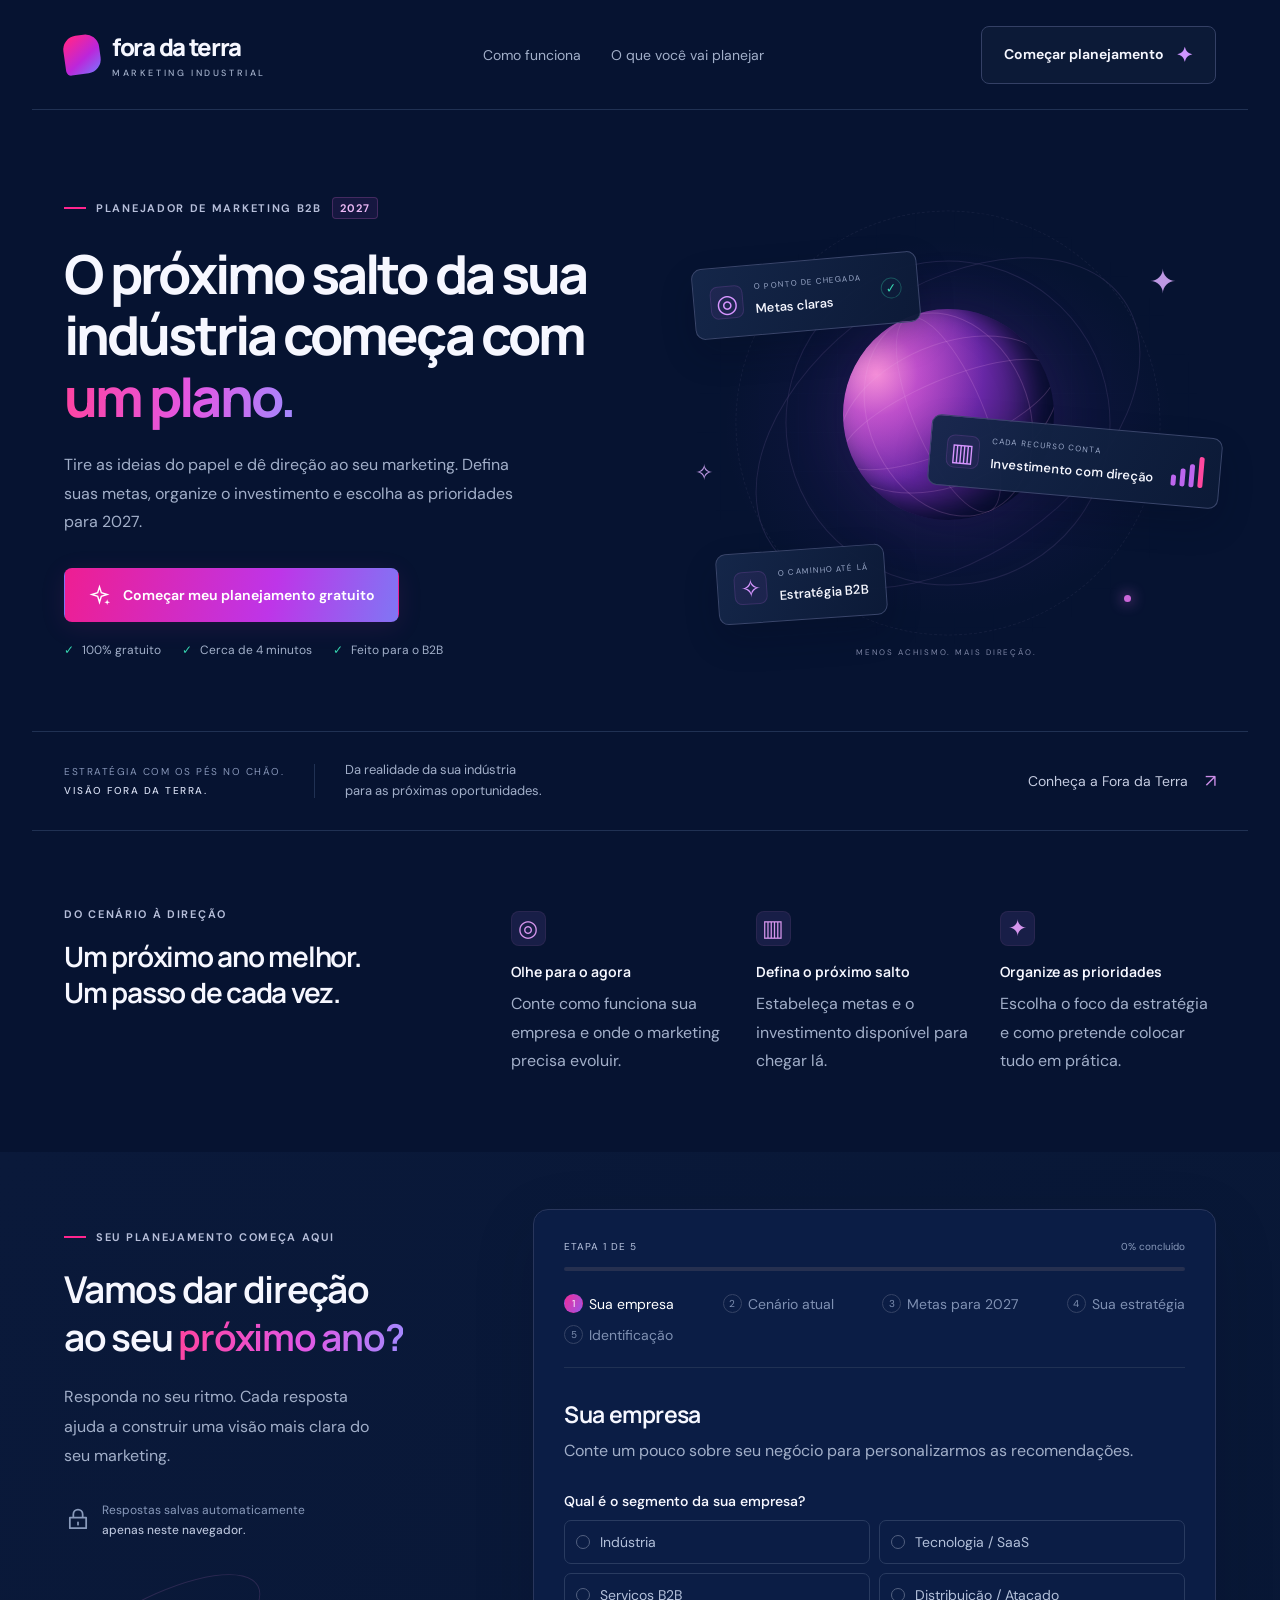
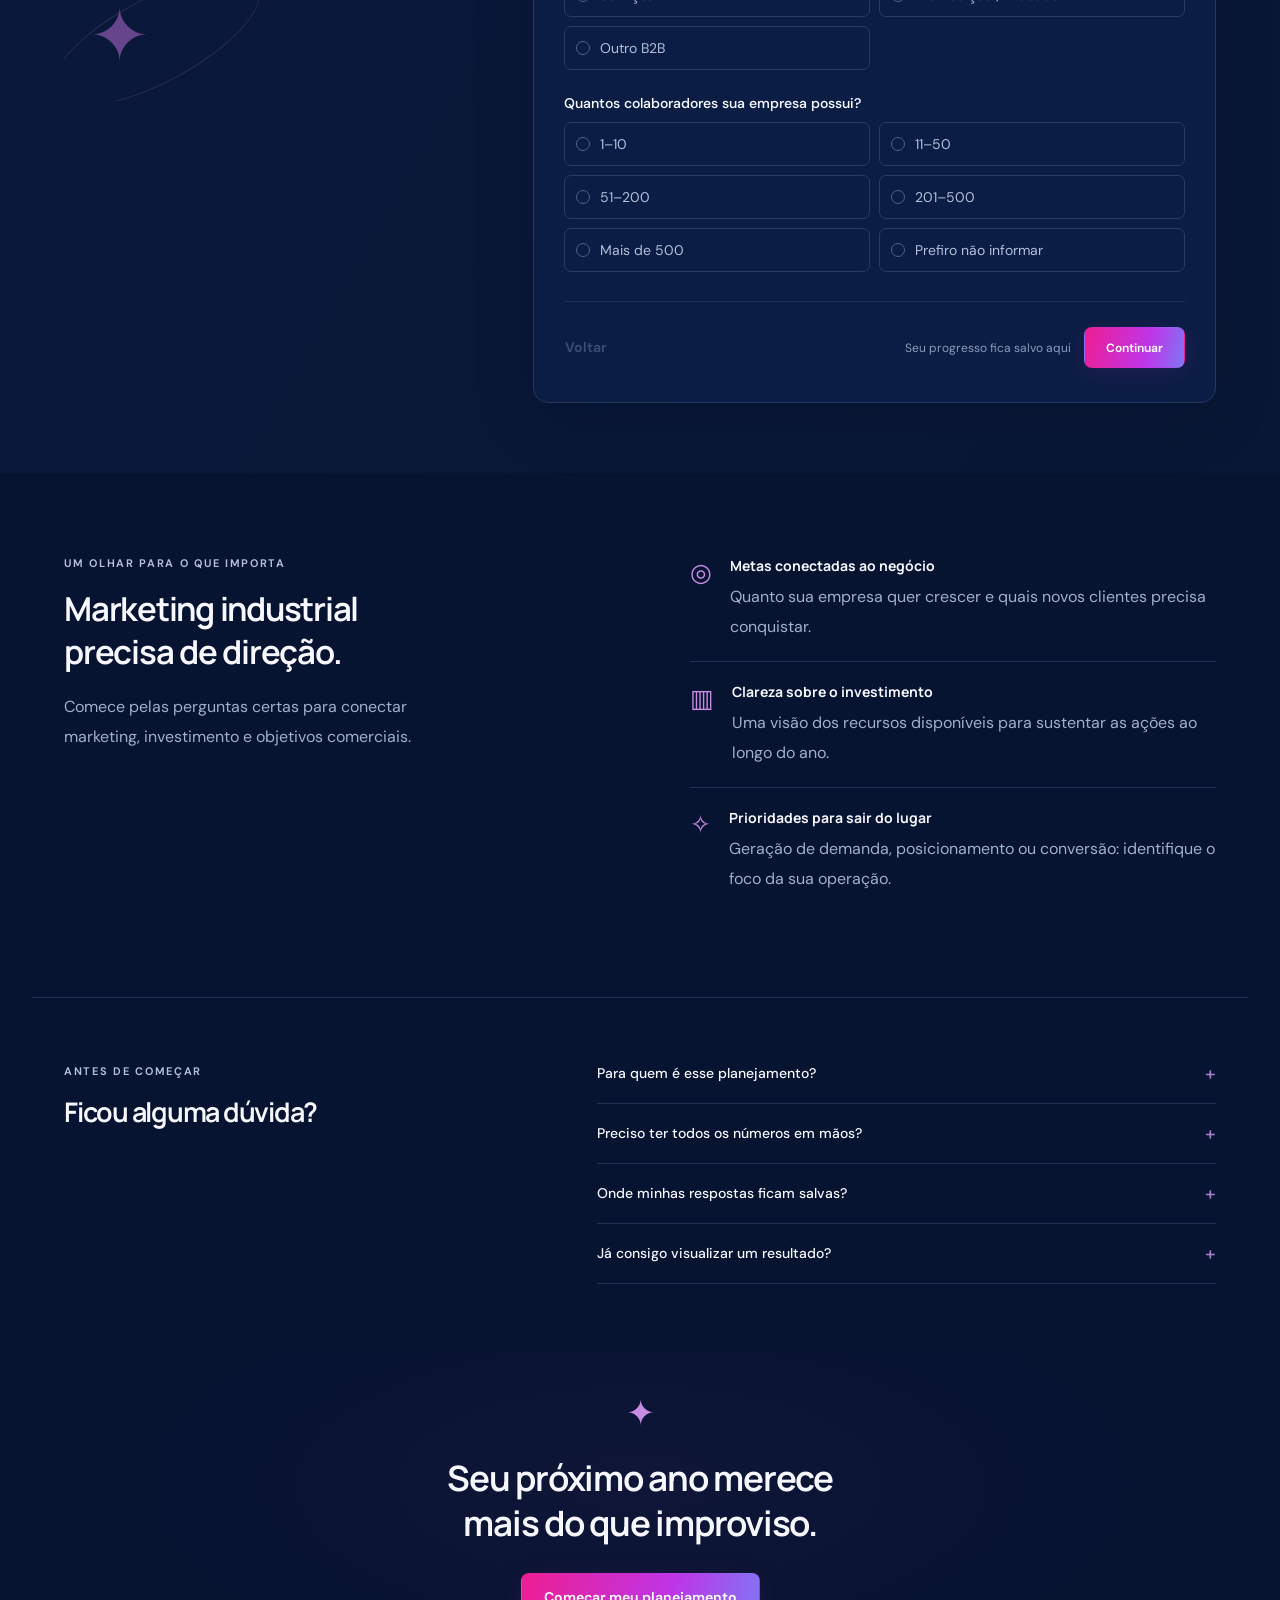
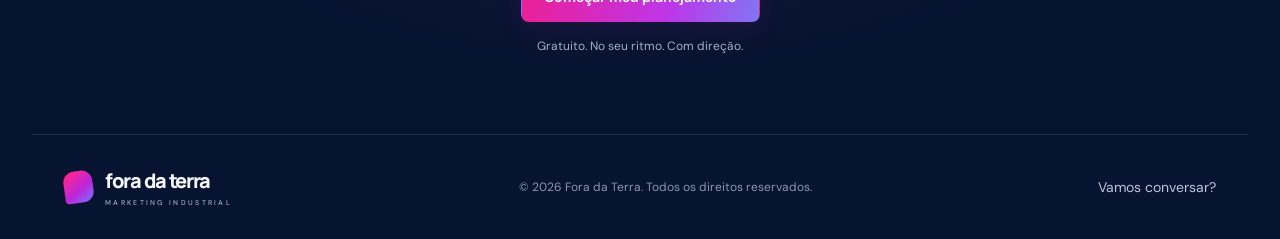
<file: docs/planejamento/index.html>
<!doctype html>
<html lang="pt-BR">
<head>
  <meta charset="utf-8">
  <meta name="viewport" content="width=device-width, initial-scale=1">
  <meta name="theme-color" content="#061331">
  <meta name="description" content="Comece o planejamento de marketing B2B da sua indústria para 2027. Organize seu cenário, suas metas e suas prioridades com a Fora da Terra.">
  <title>Planejamento de Marketing B2B 2027 | Fora da Terra</title>
  <link rel="preconnect" href="https://fonts.googleapis.com">
  <link rel="preconnect" href="https://fonts.gstatic.com" crossorigin>
  <link href="https://fonts.googleapis.com/css2?family=DM+Sans:wght@400;450;500;550;600;650;700&family=Manrope:wght@400;500;600;650;700;750;800&display=swap" rel="stylesheet">
  <link rel="stylesheet" href="styles.css">
  <script src="app.js" defer></script>
</head>
<body>
  <a class="skip" href="#conteudo">Pular para o conteúdo</a>
  <header class="site-header wrap">
    <a class="brand" href="#" aria-label="Fora da Terra, início"><span class="brand-mark" aria-hidden="true"></span><span>fora da terra<span class="brand-sub">MARKETING INDUSTRIAL</span></span></a>
    <nav aria-label="Navegação principal"><a href="#como-funciona">Como funciona</a><a href="#o-que-planejar">O que você vai planejar</a></nav>
    <a class="button button-outline header-cta" href="#planejador">Começar planejamento <span class="tiny-spark" aria-hidden="true">✦</span></a>
  </header>
  <main id="conteudo">
    <section class="hero wrap">
      <div class="hero-copy">
        <div class="eyebrow"><span class="little-line"></span> PLANEJADOR DE MARKETING B2B <span class="year">2027</span></div>
        <h1>O próximo salto da sua indústria começa com <span class="gradient-text">um plano.</span></h1>
        <p class="hero-description">Tire as ideias do papel e dê direção ao seu marketing. Defina suas metas, organize o investimento e escolha as prioridades para 2027.</p>
        <a class="button button-primary hero-cta" href="#planejador"><svg viewBox="0 0 24 24" fill="none" aria-hidden="true"><path d="m12 3 1.9 6.1L20 11l-6.1 1.9L12 19l-1.9-6.1L4 11l6.1-1.9L12 3Z" stroke="currentColor" stroke-width="1.5"/><path d="m20 16 .7 2.3L23 19l-2.3.7L20 22l-.7-2.3L17 19l2.3-.7L20 16Z" fill="currentColor"/></svg>Começar meu planejamento gratuito</a>
        <div class="hero-benefits"><span><i>✓</i> 100% gratuito</span><span><i>✓</i> Cerca de 4 minutos</span><span><i>✓</i> Feito para o B2B</span></div>
      </div>
      <div class="hero-art" aria-label="Ilustração de uma órbita com os pilares do planejamento: metas, investimento e estratégia" role="img">
        <div class="art-grid"></div><div class="orbit orbit-one"></div><div class="orbit orbit-two"></div><div class="orbit orbit-three"></div>
        <div class="orbit-star star-one">✦</div><div class="orbit-star star-two">✧</div><div class="orbit-point"></div>
        <div class="planet"><div class="planet-latitude"></div><div class="planet-meridian"></div><span class="planet-shine"></span></div>
        <div class="floating-card card-goal"><span class="art-icon">◎</span><span><small>O PONTO DE CHEGADA</small><strong>Metas claras</strong></span><span class="card-check">✓</span></div>
        <div class="floating-card card-budget"><span class="art-icon">▥</span><span><small>CADA RECURSO CONTA</small><strong>Investimento com direção</strong></span><div class="mini-bars"><i></i><i></i><i></i><i></i></div></div>
        <div class="floating-card card-strategy"><span class="art-icon">✧</span><span><small>O CAMINHO ATÉ LÁ</small><strong>Estratégia B2B</strong></span></div>
        <span class="art-caption">MENOS ACHISMO. MAIS DIREÇÃO.</span>
      </div>
    </section>
    <div class="positioning wrap"><span>ESTRATÉGIA COM OS PÉS NO CHÃO.<br><b>VISÃO FORA DA TERRA.</b></span><div class="positioning-divider"></div><p>Da realidade da sua indústria<br>para as próximas oportunidades.</p><a href="https://foradaterra.com.br/" target="_blank" rel="noopener noreferrer">Conheça a Fora da Terra <span aria-hidden="true">↗</span></a></div>
    <section id="como-funciona" class="how-section wrap">
      <div><div class="eyebrow">DO CENÁRIO À DIREÇÃO</div><h2>Um próximo ano melhor.<br>Um passo de cada vez.</h2></div>
      <div class="how-steps"><article><span class="step-icon">◎</span><h3>Olhe para o agora</h3><p>Conte como funciona sua empresa e onde o marketing precisa evoluir.</p></article><article><span class="step-icon">▥</span><h3>Defina o próximo salto</h3><p>Estabeleça metas e o investimento disponível para chegar lá.</p></article><article><span class="step-icon">✦</span><h3>Organize as prioridades</h3><p>Escolha o foco da estratégia e como pretende colocar tudo em prática.</p></article></div>
    </section>
    <section id="planejador" class="planner-section wrap" aria-labelledby="planner-heading">
      <div class="planner-intro"><div class="eyebrow"><span class="little-line"></span> SEU PLANEJAMENTO COMEÇA AQUI</div><h2 id="planner-heading">Vamos dar direção<br>ao seu <span class="gradient-text">próximo ano?</span></h2><p>Responda no seu ritmo. Cada resposta ajuda a construir uma visão mais clara do seu marketing.</p><div class="save-note"><svg viewBox="0 0 24 24" fill="none" aria-hidden="true"><path d="M19 10v9H5v-9h14ZM8 10V7a4 4 0 0 1 8 0v3m-4 4v2" stroke="currentColor" stroke-width="1.5" stroke-linecap="round" stroke-linejoin="round"/></svg><span>Respostas salvas automaticamente<br><b>apenas neste navegador.</b></span></div><div class="intro-decoration" aria-hidden="true"><span>✦</span><div></div></div></div>
      <div class="planner-card">
        <div class="planner-top"><span id="step-counter">ETAPA 1 DE 5</span><span id="progress-label">0% concluído</span></div>
        <div class="progress-track" role="progressbar" aria-label="Progresso do planejamento" aria-valuemin="0" aria-valuemax="100" aria-valuenow="0"><div id="progress-fill"></div></div>
        <ol class="step-nav" aria-label="Etapas do questionário"><li class="active"><span>1</span> Sua empresa</li><li><span>2</span> Cenário atual</li><li><span>3</span> Metas para 2027</li><li><span>4</span> Sua estratégia</li><li><span>5</span> Identificação</li></ol>
        <form id="planner-form" novalidate>
          <div id="step-content"></div>
          <p id="form-error" class="error-message" role="alert" hidden></p>
          <div class="form-actions"><button class="button button-back" id="back" type="button">Voltar</button><span id="save-status" role="status" aria-live="polite">Seu progresso fica salvo aqui</span><button class="button button-primary" id="next" type="submit">Continuar</button></div>
        </form>
        <div id="completion" hidden tabindex="-1"><span class="completion-icon">✓</span><div class="eyebrow">PRIMEIRO PASSO DADO</div><h3>Suas respostas<br>estão salvas.</h3><p>Você já organizou o ponto de partida do seu marketing para 2027. Pode voltar para revisar suas escolhas quando quiser, neste navegador.</p><div class="completion-note">A visualização do resultado será disponibilizada em uma próxima etapa.</div><button id="review" class="button button-primary" type="button">Revisar minhas respostas</button></div>
        <noscript><p class="error-message">Ative o JavaScript do navegador para preencher e salvar seu planejamento.</p></noscript>
      </div>
    </section>
    <section class="planning-details wrap" id="o-que-planejar"><div class="details-heading"><div class="eyebrow">UM OLHAR PARA O QUE IMPORTA</div><h2>Marketing industrial<br>precisa de direção.</h2><p>Comece pelas perguntas certas para conectar marketing, investimento e objetivos comerciais.</p></div><div class="detail-list"><article><span>◎</span><div><h3>Metas conectadas ao negócio</h3><p>Quanto sua empresa quer crescer e quais novos clientes precisa conquistar.</p></div></article><article><span>▥</span><div><h3>Clareza sobre o investimento</h3><p>Uma visão dos recursos disponíveis para sustentar as ações ao longo do ano.</p></div></article><article><span>✧</span><div><h3>Prioridades para sair do lugar</h3><p>Geração de demanda, posicionamento ou conversão: identifique o foco da sua operação.</p></div></article></div></section>
    <section class="faq wrap" aria-labelledby="faq-title"><div><div class="eyebrow">ANTES DE COMEÇAR</div><h2 id="faq-title">Ficou alguma dúvida?</h2></div><div class="faq-items"><details><summary>Para quem é esse planejamento?</summary><p>Para gestores de marketing, empresários e equipes comerciais de indústrias e empresas B2B que querem organizar suas prioridades para 2027.</p></details><details><summary>Preciso ter todos os números em mãos?</summary><p>Não. Você pode usar estimativas para suas metas e selecionar “Ainda não definido” nos campos de orçamento. As respostas podem ser revisadas depois.</p></details><details><summary>Onde minhas respostas ficam salvas?</summary><p>Somente no localStorage deste navegador, neste dispositivo. Não enviamos suas respostas para um servidor. Limpar os dados do site ou usar uma janela anônima pode apagar seu progresso.</p></details><details><summary>Já consigo visualizar um resultado?</summary><p>Esta primeira versão organiza e salva suas respostas. A apresentação do resultado será desenvolvida em uma próxima etapa.</p></details></div></section>
    <section class="bottom-cta wrap"><span aria-hidden="true">✦</span><h2>Seu próximo ano merece<br>mais do que improviso.</h2><a class="button button-primary" href="#planejador">Começar meu planejamento</a><p>Gratuito. No seu ritmo. Com direção.</p></section>
  </main>
  <footer class="site-footer wrap"><a class="brand" href="https://foradaterra.com.br/" target="_blank" rel="noopener noreferrer"><span class="brand-mark" aria-hidden="true"></span><span>fora da terra<span class="brand-sub">MARKETING INDUSTRIAL</span></span></a><p>© 2026 Fora da Terra. Todos os direitos reservados.</p><a href="mailto:contato@foradaterra.com.br">Vamos conversar?</a></footer>
</body>
</html>
</file>
<file: docs/planejamento/styles.css>
:root{color-scheme:dark;--bg:#061331;--panel:#0b1d45;--panel-hover:#102653;--line:#203153;--text:#f6f7ff;--muted:#a2afc9;--pink:#ff258e;--violet:#8870ff;--green:#36d6b0;font-family:'DM Sans',sans-serif;font-size:16px}*{box-sizing:border-box}html{scroll-behavior:smooth;scroll-padding-top:30px}body{margin:0;background:var(--bg);color:var(--text)}a{color:inherit;text-decoration:none}button,input,select{font:inherit}button,a,input,select,summary{-webkit-tap-highlight-color:transparent}button{cursor:pointer}a,button,input,select,summary{outline-offset:5px}a:focus-visible,button:focus-visible,input:focus-visible,select:focus-visible,summary:focus-visible{outline:2px solid #b99bff}[hidden]{display:none!important}.wrap{max-width:1216px;margin-inline:auto;padding-inline:32px}.site-header{height:110px;display:flex;align-items:center;justify-content:space-between;gap:28px;border-bottom:1px solid var(--line)}.brand{display:flex;align-items:center;gap:12px;font-family:'Manrope',sans-serif;font-size:24px;letter-spacing:-1.3px;font-weight:800;white-space:nowrap}.brand-mark{width:36px;height:39px;background:linear-gradient(145deg,#ff258e 10%,#bc26da 58%,#7777ff);border-radius:14px 14px 14px 5px;display:block;transform:rotate(-8deg);flex-shrink:0}.brand-sub{display:block;font-family:'DM Sans',sans-serif;font-size:9px;letter-spacing:2.6px;font-weight:500;color:var(--muted);margin-top:4px}.site-header nav{display:flex;gap:30px;color:var(--muted);font-size:14px}.site-header nav a:hover{color:#fff}.button{display:inline-flex;align-items:center;justify-content:center;gap:12px;min-height:48px;padding:13px 22px;border-radius:8px;border:1px solid transparent;font-weight:650;font-size:14px;line-height:1.5;transition:background .2s,box-shadow .2s,transform .2s}.button:hover{transform:translateY(-2px)}.button-primary{color:white;background:linear-gradient(105deg,#ee1e92,#be35e8 62%,#8076f4);box-shadow:0 5px 26px #d829a21c}.button-primary:hover{box-shadow:0 5px 30px #d829a24d}.button-outline{border-color:#344065;background:#0c1a37}.tiny-spark{color:#ce96ff;font-size:20px}.hero{display:grid;grid-template-columns:1.1fr 1fr;gap:28px;align-items:center;padding-block:87px 73px}.eyebrow{font-size:11px;font-weight:650;letter-spacing:1.7px;color:#b7bfda;display:flex;gap:10px;align-items:center}.little-line{display:inline-block;width:22px;height:2px;background:var(--pink)}.year{font-size:11px;color:#edb9f6;background:#bb43dc17;border:1px solid #84458b6b;border-radius:4px;padding:3px 7px;letter-spacing:1px}h1,h2,h3,p{margin:0}h1,h2,h3{font-family:'Manrope',sans-serif}h1{font-size:clamp(42px,4.2vw,60px);font-weight:750;line-height:1.14;letter-spacing:-2.9px;margin-top:24px;max-width:590px}.gradient-text{background:linear-gradient(100deg,#ff439e,#e257e4 56%,#a28aff);-webkit-background-clip:text;background-clip:text;color:transparent}.hero-description{color:var(--muted);line-height:1.8;max-width:470px;margin-top:24px;font-size:16px}.hero-cta{margin-top:31px;min-height:54px;padding-inline:23px}.hero-cta svg{width:23px;height:23px}.hero-benefits{display:flex;gap:21px;font-size:12px;color:var(--muted);margin-top:20px}.hero-benefits i{font-style:normal;color:var(--green);margin-right:5px}.hero-art{height:460px;position:relative;isolation:isolate}.art-grid{position:absolute;inset:0;background-image:linear-gradient(#526fa00a 1px,transparent 1px),linear-gradient(90deg,#526fa00a 1px,transparent 1px);background-size:39px 39px;mask-image:radial-gradient(ellipse,black,transparent 70%)}.hero-art:before{content:'';position:absolute;inset:40px;background:radial-gradient(ellipse,#6025b32b,transparent 70%);z-index:-1}.orbit{position:absolute;border:1px solid #4b41725e;border-radius:50%;left:50%;top:49%;transform:translate(-50%,-50%) rotate(-30deg)}.orbit-one{width:325px;height:325px}.orbit-two{width:430px;height:270px;transform:translate(-50%,-50%) rotate(-35deg)}.orbit-three{width:425px;height:425px;border-style:dashed;border-color:#3f426340}.planet{position:absolute;width:211px;height:211px;top:111px;left:calc(50% - 105px);border-radius:50%;background:radial-gradient(circle at 26% 19%,#f07dd3 0%,#ae37c5 18%,#6827a6 46%,#251754 74%,#101434 90%);box-shadow:inset -12px -16px 30px #040c2b,0 0 65px #7d36c627;overflow:hidden;transform:rotate(-23deg)}.planet:before,.planet:after{content:'';position:absolute;border:1px solid #e09de236;border-radius:50%;inset:0 25px}.planet:after{inset:0 70px}.planet-latitude{position:absolute;inset:35px -10px;border:1px solid #e09de236;border-radius:50%}.planet-meridian{position:absolute;inset:70px -10px;border:1px solid #e09de236;border-radius:50%}.planet-shine{position:absolute;inset:0;border-radius:50%;background:radial-gradient(circle at 20% 13%,#ffb3e25c,transparent 50%)}.floating-card{position:absolute;display:flex;align-items:center;gap:12px;background:linear-gradient(115deg,#15274af5,#0c1a37f5);border:1px solid #3a466b;border-radius:10px;padding:16px;box-shadow:0 15px 35px #02091d33}.floating-card small{display:block;font-size:8px;letter-spacing:1.1px;color:#9ba9c9;margin-bottom:6px}.floating-card strong{font-size:13px;font-weight:550;white-space:nowrap}.art-icon{width:33px;height:33px;display:grid;place-items:center;border:1px solid #a461c633;background:#ac41cf13;border-radius:8px;color:#d795ff;font-size:25px}.card-goal{left:12px;top:62px;transform:rotate(-5deg)}.card-check{color:var(--green);font-size:13px;border:1px solid #36d6b04d;border-radius:50%;padding:1px 4px;margin-left:7px}.card-budget{right:-5px;top:228px;transform:rotate(5deg)}.mini-bars{display:flex;height:31px;gap:4px;align-items:flex-end;margin-left:6px}.mini-bars i{background:#bd66ee;width:5px;border-radius:2px}.mini-bars i:nth-child(1){height:11px}.mini-bars i:nth-child(2){height:18px}.mini-bars i:nth-child(3){height:23px}.mini-bars i:nth-child(4){height:31px;background:#ff489f}.card-strategy{left:36px;bottom:38px;transform:rotate(-4deg)}.orbit-star{position:absolute;color:#bd98e3}.star-one{right:39px;top:62px;font-size:33px}.star-two{left:14px;top:260px;font-size:22px}.orbit-point{position:absolute;right:85px;bottom:56px;background:#cb67d9;width:7px;height:7px;border-radius:50%;box-shadow:0 0 14px #da6ae6}.art-caption{position:absolute;bottom:1px;left:175px;font-size:8px;letter-spacing:1.9px;color:#7e86a5}.positioning{display:flex;align-items:center;gap:30px;padding-block:28px;border-block:1px solid var(--line)}.positioning>span{font-size:10px;letter-spacing:1.5px;line-height:1.9;color:#8796b8}.positioning b{color:#d5dcf0;font-weight:500}.positioning-divider{height:34px;width:1px;background:var(--line)}.positioning p{color:var(--muted);font-size:13px;line-height:1.6}.positioning>a{margin-left:auto;font-size:12px;color:#c5cce1;display:flex;gap:17px;align-items:center}.positioning>a span{font-size:18px;color:#cc8ee8}.how-section{padding-block:76px;display:grid;grid-template-columns:1fr 1.8fr;gap:55px}h2{font-size:33px;line-height:1.3;letter-spacing:-1.25px;font-weight:650}.how-section h2{font-size:28px;margin-top:17px}.how-steps{display:grid;grid-template-columns:repeat(3,1fr);gap:29px;padding-top:4px}.step-icon{display:grid;place-items:center;width:35px;height:35px;border-radius:8px;background:#181e47;border:1px solid #4e38644f;color:#d595ec;font-size:23px;margin-bottom:16px}.how-steps h3{font-size:14px;font-weight:650}.how-steps p{font-size:13px;color:var(--muted);line-height:1.8;margin-top:9px}.planner-section{display:grid;grid-template-columns:0.8fr 1.35fr;gap:65px;padding-block:57px 70px;position:relative}.planner-section:before{content:'';position:absolute;inset:0 calc((1216px - 100vw)/2);z-index:-1;background:linear-gradient(120deg,#0a193a,#081735)}.planner-intro{padding-top:21px}.planner-intro h2{font-size:37px;margin-top:22px;line-height:1.28}.planner-intro>p{color:var(--muted);font-size:15px;line-height:1.85;margin-top:21px;max-width:305px}.save-note{display:flex;align-items:center;gap:10px;font-size:12px;line-height:1.7;color:#899abb;margin-top:29px}.save-note svg{width:28px;height:28px;flex-shrink:0}.save-note b{font-weight:450;color:#bec8df}.intro-decoration{height:130px;position:relative;margin-top:30px;overflow:hidden;max-width:280px}.intro-decoration span{position:absolute;font-size:73px;color:#67458c;left:25px;top:18px}.intro-decoration div{position:absolute;width:233px;height:85px;border:1px solid #66467c5c;border-radius:50%;transform:rotate(-28deg);left:-25px;top:27px}.planner-card{border:1px solid #29365c;background:#0b1d45;border-radius:15px;padding:30px;box-shadow:0 18px 65px #020b231f;min-width:0}.planner-top{display:flex;justify-content:space-between;gap:10px;font-size:10px;letter-spacing:1px;color:#b9c4df}.planner-top>span:last-child{letter-spacing:0;color:#899abb}.progress-track{height:4px;background:#263050;border-radius:4px;margin-top:14px;overflow:hidden}.progress-track>div{width:0;height:100%;background:linear-gradient(90deg,var(--pink),var(--violet));transition:width .3s}.step-nav{list-style:none;padding:0;display:flex;justify-content:space-between;gap:10px;margin:23px 0 30px;border-bottom:1px solid var(--line);padding-bottom:23px}.step-nav li{color:#7f90b2;font-size:10px;display:flex;align-items:center;gap:6px;white-space:nowrap}.step-nav li>span{width:19px;height:19px;border:1px solid #354365;border-radius:50%;display:grid;place-items:center;font-size:10px}.step-nav li.active{color:#fff}.step-nav li.active>span{background:linear-gradient(120deg,#ee2d9a,#9d55e6);border-color:transparent}.step-nav li.done>span{color:var(--green);border-color:#36d6b057}.step-title{font-size:23px;font-weight:650;letter-spacing:-.6px;outline:none}.step-description{color:var(--muted);font-size:13px;line-height:1.8;margin-top:7px;margin-bottom:26px}.field{border:0;padding:0;margin:0 0 24px;min-width:0}.field>label,.field legend{font-size:13px;font-weight:550;margin-bottom:10px;display:block;padding:0}.optional{font-weight:400;color:#8597b8;font-size:11px;margin-left:5px}.text-input,.select-input{border:1px solid #2c3c61;background:#091a3c;border-radius:7px;min-height:44px;padding:11px 13px;color:#e5eafb;width:100%;font-size:13px}.text-input::placeholder{color:#677c9e}.text-input:focus,.select-input:focus{border-color:#a674dc}.select-wrap{position:relative}.select-wrap:after{content:'';position:absolute;right:17px;top:17px;width:7px;height:7px;border:solid #a0b0cb;border-width:0 1px 1px 0;transform:rotate(45deg);pointer-events:none}.select-input{appearance:none;padding-right:35px}.choice-grid{display:grid;grid-template-columns:1fr 1fr;gap:9px}.choice{position:relative;display:flex;align-items:center;gap:10px;cursor:pointer;border:1px solid #293b60;border-radius:7px;padding:12px 11px;font-size:12px;color:#b3c0da;min-height:44px;transition:background .2s,border-color .2s}.choice:hover{background:#132650;border-color:#66618b}.choice input{appearance:none;flex-shrink:0;width:14px;height:14px;border:1px solid #526080;border-radius:50%;margin:0;background:transparent}.choice input:checked{border:4px solid #d868de;background:white}.choice:has(input:checked){background:#8b4cbd15;border-color:#b05cca;color:#f8e9ff}.field-help{font-size:11px;color:#8395b6;line-height:1.7;margin-top:8px}.form-actions{border-top:1px solid var(--line);padding-top:21px;display:flex;align-items:center;gap:13px;margin-top:29px}.button-back{padding-inline:0;color:#acbad4;font-size:13px;background:transparent}.button-back:disabled{opacity:.3;cursor:default;transform:none}.form-actions #save-status{font-size:10px;color:#8b9cba;margin-left:auto}.form-actions .button-primary{min-height:41px;padding:10px 21px;font-size:12px;flex-shrink:0}.error-message{font-size:12px;color:#ffb8d0;line-height:1.6;background:#eb3a7610;padding:12px;border-radius:5px;margin-top:15px}#completion{text-align:center;padding:15px 10px 35px;outline:none}.completion-icon{width:52px;height:52px;background:#36d6b010;border:1px solid #36d6b050;color:var(--green);display:grid;place-items:center;font-size:25px;border-radius:50%;margin:0 auto 22px}#completion .eyebrow{justify-content:center;font-size:10px}#completion h3{font-size:34px;line-height:1.2;margin-top:16px}#completion p{font-size:14px;color:var(--muted);line-height:1.9;max-width:370px;margin:19px auto}.completion-note{border:1px solid var(--line);border-radius:7px;padding:14px;font-size:12px;line-height:1.7;color:#bbc6df;margin:22px auto;max-width:370px}.planning-details{padding-block:83px;display:grid;grid-template-columns:1fr 1fr;gap:100px}.details-heading h2{margin-top:18px}.details-heading>p{color:var(--muted);font-size:14px;line-height:1.9;margin-top:18px;max-width:355px}.detail-list article{display:flex;gap:18px;padding-block:20px;border-bottom:1px solid var(--line)}.detail-list article:first-child{padding-top:0}.detail-list article:last-child{border-bottom:0}.detail-list article>span{font-size:25px;color:#c68ce0}.detail-list h3{font-size:15px}.detail-list p{font-size:13px;line-height:1.85;color:var(--muted);margin-top:7px}.faq{display:grid;grid-template-columns:1fr 1.35fr;gap:75px;border-top:1px solid var(--line);padding-block:66px}.faq h2{font-size:27px;margin-top:16px}.faq details{border-bottom:1px solid var(--line);padding-block:20px}.faq details:first-child{padding-top:0}.faq summary{font-size:14px;list-style:none;cursor:pointer;display:flex;justify-content:space-between;gap:20px;font-weight:500}.faq summary::-webkit-details-marker{display:none}.faq summary:after{content:'+';color:#a37cc7;font-size:19px;line-height:1}.faq details[open] summary:after{content:'−'}.faq details p{font-size:13px;line-height:1.9;color:var(--muted);margin-top:15px}.bottom-cta{text-align:center;padding-block:40px 80px;background:radial-gradient(ellipse at 50% 35%,#73328515,transparent 60%)}.bottom-cta>span{display:block;font-size:35px;color:#c58ee4;margin-bottom:20px}.bottom-cta h2{font-size:35px}.bottom-cta .button{margin-top:26px}.bottom-cta p{font-size:11px;color:var(--muted);margin-top:16px}.site-footer{display:flex;align-items:center;justify-content:space-between;gap:25px;border-top:1px solid var(--line);padding-block:32px}.site-footer .brand{font-size:20px}.site-footer .brand-mark{width:29px;height:32px;border-radius:11px 11px 11px 4px}.site-footer .brand-sub{font-size:7px;letter-spacing:2.3px}.site-footer p{font-size:10px;color:#8997b3}.site-footer>a:last-child{font-size:12px;color:#bdc5db}.skip{position:fixed;top:10px;left:10px;padding:10px;background:var(--panel);z-index:10;transform:translateY(-150%)}.skip:focus{transform:none}
@media(min-width:1400px){.hero{padding-block:100px 90px}.hero-art{transform:scale(1.04)}}
@media(max-width:1100px){.wrap{padding-inline:25px}.site-header nav{gap:18px}.hero{gap:5px}.hero h1{font-size:46px}.hero-art{transform:scale(.88);transform-origin:center right}.hero-benefits{gap:13px;font-size:11px}.how-section{gap:30px;grid-template-columns:1fr 1.65fr}.how-steps{gap:20px}.planner-section{gap:35px;grid-template-columns:.8fr 1.3fr}.planner-card{padding:23px}.step-nav{gap:5px}.step-nav li{font-size:9px;gap:4px}.planner-intro h2{font-size:32px}.planner-section:before{inset:0}.planning-details{gap:50px}}
@media(max-width:800px){.site-header{height:90px}.site-header nav{display:none}.hero{grid-template-columns:1fr;padding-top:55px;padding-bottom:35px;gap:10px}.hero-copy{max-width:600px}.hero h1{font-size:54px;max-width:600px}.hero-description{max-width:520px}.hero-art{max-width:500px;width:100%;height:430px;margin:auto;transform:scale(.95);transform-origin:center}.card-budget{right:0}.positioning{gap:20px}.positioning>a{font-size:11px}.how-section{grid-template-columns:1fr;padding-block:50px}.how-steps{gap:27px}.planner-section{grid-template-columns:1fr;gap:25px;padding-block:35px 45px}.planner-intro h2 br{display:none}.planner-intro h2{max-width:500px;font-size:34px}.planner-intro>p{max-width:500px}.save-note{margin-top:16px}.intro-decoration{display:none}.planner-card{padding:28px}.step-nav li{font-size:11px;gap:7px}.planning-details{gap:30px;padding-block:55px}.faq{grid-template-columns:1fr;gap:32px;padding-block:45px}.site-footer{flex-wrap:wrap}.site-footer p{order:3;width:100%;text-align:center}.planner-intro{padding-top:0}}
@media(max-width:500px){.wrap{padding-inline:20px}.site-header{gap:12px;height:83px}.brand{font-size:21px;gap:9px}.brand-mark{width:30px;height:34px;border-radius:12px 12px 12px 4px}.brand-sub{font-size:7px;letter-spacing:2.2px}.header-cta{min-height:37px;padding:8px 10px;font-size:10px;gap:5px}.tiny-spark{font-size:16px}.hero{padding-top:42px}.eyebrow{font-size:9px;letter-spacing:1.25px;gap:8px}.hero h1{font-size:43px;letter-spacing:-2px;margin-top:20px}.hero-description{font-size:14px;line-height:1.9;margin-top:19px}.hero-cta{font-size:12px;width:100%;gap:9px;padding-inline:12px;margin-top:24px}.hero-benefits{gap:12px;font-size:10px;justify-content:center}.hero-art{height:370px;transform:scale(.8);margin-block:-25px -30px;width:calc(100% + 25px);margin-left:-12px}.orbit-one{width:300px;height:300px}.orbit-two{width:390px;height:240px}.orbit-three{width:370px;height:370px}.planet{top:85px}.card-goal{left:-3px;top:38px}.card-budget{right:-10px;top:208px}.card-strategy{bottom:15px;left:8px}.art-caption{display:none}.positioning{flex-wrap:wrap;gap:15px;padding-block:20px}.positioning>span{font-size:8px}.positioning p{font-size:11px}.positioning>a{margin-left:0;width:100%;font-size:11px;margin-top:4px}.how-section{padding-block:42px;gap:26px}.how-section h2{font-size:27px}.how-steps{grid-template-columns:1fr;gap:22px}.how-steps article{display:grid;grid-template-columns:34px 1fr;column-gap:14px}.step-icon{grid-row:1/3;margin:0}.how-steps h3{font-size:14px;align-self:center}.how-steps p{grid-column:2;font-size:13px;margin-top:5px;line-height:1.8}.planner-section{padding-inline:14px;padding-block:30px;gap:24px}.planner-intro{padding-inline:6px}.planner-intro h2{font-size:29px;margin-top:16px}.planner-intro>p{font-size:14px;margin-top:14px}.save-note{font-size:11px}.planner-card{padding:21px 17px;border-radius:11px}.step-nav{gap:4px;margin-bottom:24px;padding-bottom:19px}.step-nav li{display:flex;flex-direction:column;gap:6px;font-size:9px}.step-nav li>span{width:22px;height:22px}.planner-top{font-size:9px}.step-title{font-size:22px}.step-description{font-size:12px;margin-bottom:22px}.field>label,.field legend{font-size:12px}.choice{font-size:11px;padding:11px 9px;gap:8px}.form-actions{gap:12px;flex-wrap:wrap}.form-actions #save-status{order:3;width:100%;text-align:right;font-size:10px}.form-actions .button-primary{margin-left:auto;min-height:42px}.planning-details{grid-template-columns:1fr;gap:30px;padding-block:44px}.details-heading h2{font-size:29px}.details-heading p{font-size:13px}.faq h2{font-size:27px}.faq summary{font-size:13px}.bottom-cta{padding-block:22px 50px}.bottom-cta h2{font-size:29px}.site-footer{padding-block:25px;gap:20px}.site-footer .brand{font-size:19px}.site-footer p{font-size:9px}.site-footer>a:last-child{font-size:11px}}
.hero-description,.planner-intro>p,.step-description,.how-steps p,.details-heading>p,.detail-list p,.faq details p,#completion p{font-size:1rem}.field>label,.field legend,.choice,.text-input,.select-input,.how-steps h3,.detail-list h3,.faq summary,.button,.site-header nav,.positioning>a,.site-footer>a:last-child{font-size:.875rem}.step-nav li{font-size:.875rem}.step-nav{flex-wrap:wrap;row-gap:12px}.step-nav li>span{flex-shrink:0}.field-help,.save-note,.form-actions #save-status,.hero-benefits,.completion-note,.bottom-cta p,.site-footer p{font-size:.75rem}@media(max-width:500px){.header-cta{font-size:.75rem}.step-nav li{font-size:.75rem}.hero-benefits{gap:9px;font-size:.6875rem}.text-input,.select-input{font-size:1rem}.positioning>a{font-size:.875rem}.form-actions .button-primary{font-size:.875rem}}
@media(max-width:800px){.hero{overflow:clip}}
@media(prefers-reduced-motion:reduce){html{scroll-behavior:auto}*,*:before,*:after{transition:none!important}}
</file>
